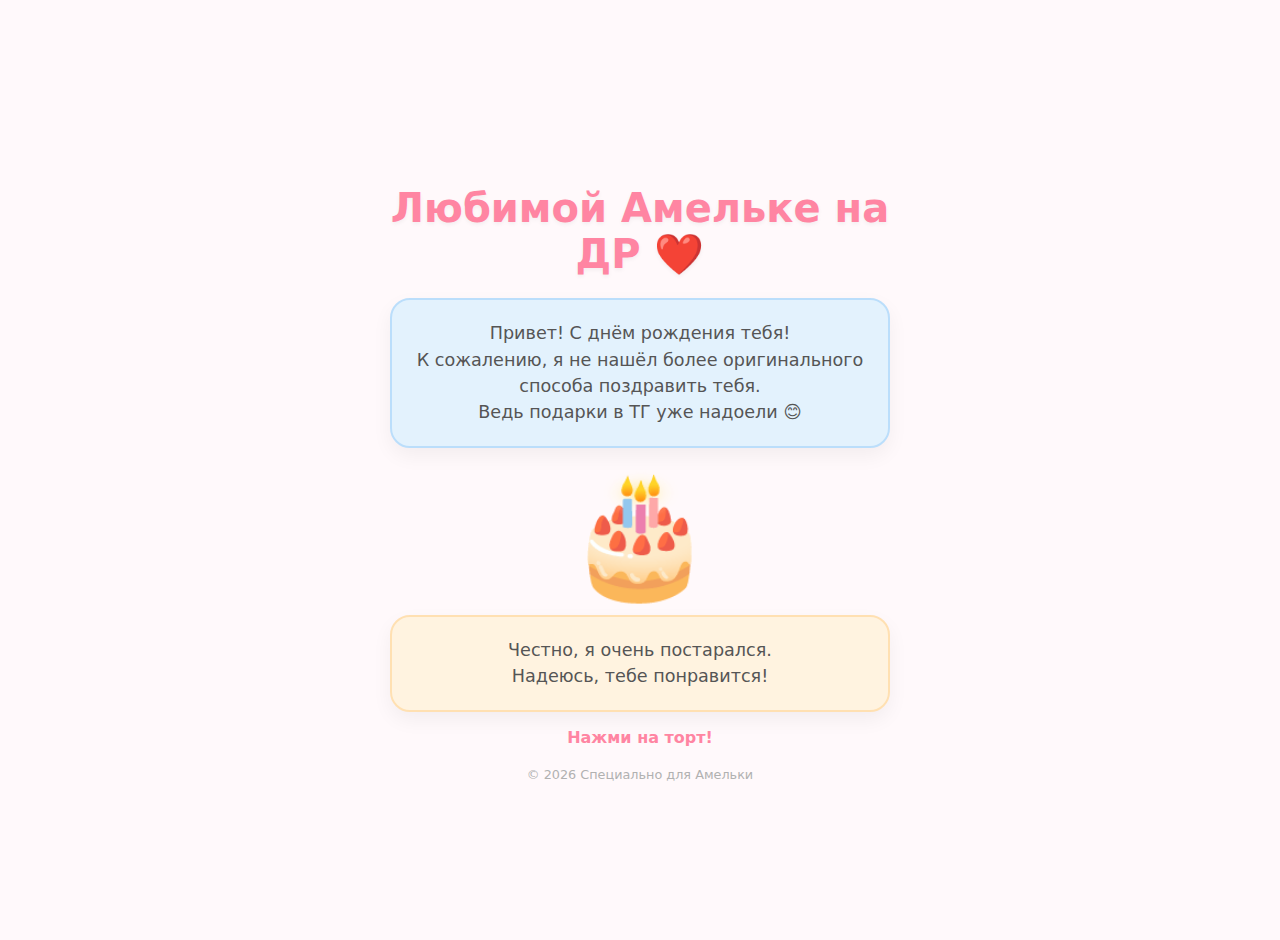
<file: index.html>
<!DOCTYPE html>
<html lang="ru">
<head>
  <meta charset="UTF-8" />
  <meta name="viewport" content="width=device-width, initial-scale=1.0, maximum-scale=1.0, user-scalable=no">
  <title>С Днём Рождения!</title>
  <style>
    /* ОСНОВНЫЕ СТИЛИ */
    body {
      font-family: -apple-system, system-ui, BlinkMacSystemFont, "Segoe UI", Roboto, sans-serif;
      background-color: #fff9fb;
      color: #4a4a4a;
      display: flex;
      justify-content: center;
      align-items: center;
      min-height: 100vh;
      margin: 0;
      padding: 20px;
      overflow: hidden; /* Чтобы не дергалось при анимации */
    }

    .container {
      max-width: 500px;
      width: 100%;
      text-align: center;
      position: relative;
      z-index: 2;
    }

    header h1 {
      color: #ff85a2;
      font-size: clamp(1.8rem, 8vw, 2.5rem);
      margin-bottom: 20px;
      text-shadow: 0 2px 4px rgba(0,0,0,0.05);
    }

    /* КАРТОЧКИ КАК В ОРИГИНАЛЕ */
    .card {
      padding: 20px;
      border-radius: 20px;
      box-shadow: 0 8px 20px rgba(0,0,0,0.05);
      margin-bottom: 15px;
      background: #fff;
    }
    
    .card-1 { background-color: #e3f2fd; border: 2px solid #bbdefb; }
    .card-4 { background-color: #fff3e0; border: 2px solid #ffe0b2; }

    .card p {
      font-size: 1.1rem;
      line-height: 1.5;
      margin: 0;
      color: #555;
    }

    /* ТОРТ-КНОПКА */
    .cake-btn {
      background: none;
      border: none;
      font-size: clamp(80px, 25vw, 120px);
      margin: 10px auto;
      display: block;
      cursor: pointer;
      user-select: none;
      -webkit-tap-highlight-color: transparent;
      outline: none;
      animation: bounce 2s infinite ease-in-out;
      will-change: transform;
    }

    @keyframes bounce {
      0%, 100% { transform: translateY(0); }
      50% { transform: translateY(-15px); }
    }

    .cake-btn:active {
      transform: scale(0.8);
    }

    /* ХОЛСТ ФЕЙЕРВЕРКА */
    #fireworkCanvas {
      position: fixed;
      top: 0;
      left: 0;
      width: 100%;
      height: 100%;
      pointer-events: none;
      z-index: 9999;
      display: none;
    }

    footer {
      margin-top: 20px;
      font-size: 0.8rem;
      color: #b1b1b1;
    }
  </style>
</head>
<body>

  <div class="container">
    <header>
      <h1>Любимой Амельке на ДР ❤️</h1>
    </header>

    <div class="card card-1">
      <p>Привет! С днём рождения тебя!<br>К сожалению, я не нашёл более оригинального способа поздравить тебя.<br>Ведь подарки в ТГ уже надоели 😊</p>
    </div>

    <button id="cake" class="cake-btn">🎂</button>

    <div class="card card-4">
      <p>Честно, я очень постарался.<br>Надеюсь, тебе понравится!</p>
    </div>

    <p style="color: #ff85a2; font-weight: bold;">Нажми на торт!</p>

    <footer>© 2026 Специально для Амельки</footer>
  </div>

  <canvas id="fireworkCanvas"></canvas>

  <script>
    const cake = document.getElementById('cake');
    const canvas = document.getElementById('fireworkCanvas');
    const ctx = canvas.getContext('2d');

    function resize() {
      canvas.width = window.innerWidth;
      canvas.height = window.innerHeight;
    }
    window.addEventListener('resize', resize);
    resize();

    let particles = [];
    let isLaunched = false;

    function createFirework() {
      const colors = ['#ff85a2', '#ffb74d', '#4fc3f7', '#81c784', '#e040fb'];
      for (let i = 0; i < 120; i++) {
        particles.push({
          x: canvas.width / 2,
          y: canvas.height / 2,
          vx: (Math.random() - 0.5) * 12,
          vy: (Math.random() - 0.5) * 12,
          color: colors[Math.floor(Math.random() * colors.length)],
          alpha: 1,
          size: Math.random() * 3 + 2
        });
      }
    }

    function animate() {
      ctx.clearRect(0, 0, canvas.width, canvas.height);
      
      particles.forEach((p, i) => {
        p.x += p.vx;
        p.y += p.vy;
        p.vy += 0.1; // Гравитация
        p.alpha -= 0.015;
        
        ctx.globalAlpha = p.alpha;
        ctx.fillStyle = p.color;
        ctx.beginPath();
        ctx.arc(p.x, p.y, p.size, 0, Math.PI * 2);
        ctx.fill();
        
        if (p.alpha <= 0) particles.splice(i, 1);
      });

      if (particles.length > 0) {
        requestAnimationFrame(animate);
      } else {
        // Переход на вторую страницу
        window.location.href = 'page2.html';
      }
    }

    function start(e) {
      if (isLaunched) return;
      isLaunched = true;
      
      // Чтобы iPhone не зумил и не дергался
      if (e.cancelable) e.preventDefault();
      
      canvas.style.display = 'block';
      createFirework();
      animate();
    }

    // Слушаем всё: и клики, и тапы
    cake.addEventListener('touchstart', start, {passive: false});
    cake.addEventListener('click', start);
  </script>
</body>
</html>
</file>
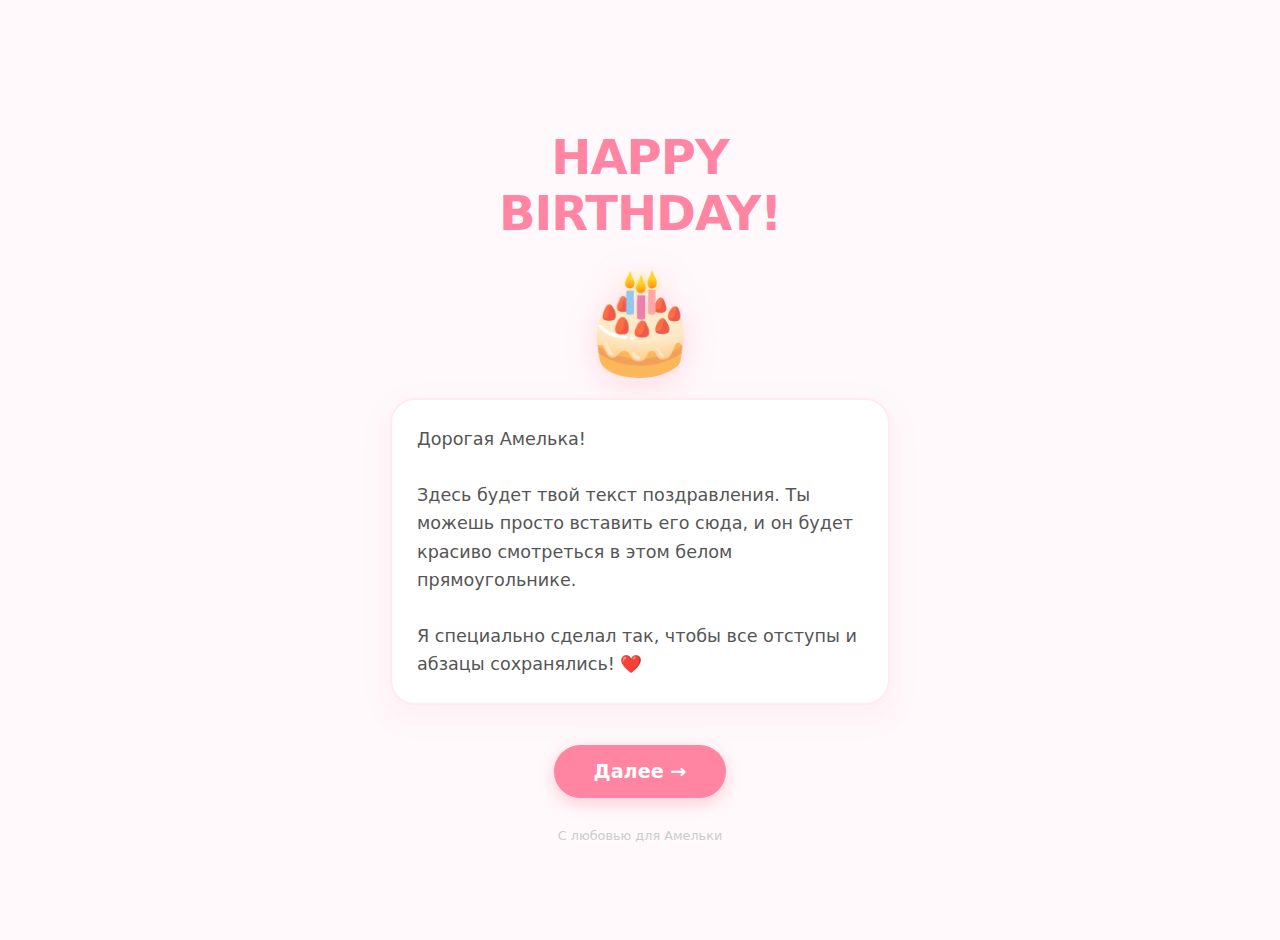
<file: page2.html>
<!DOCTYPE html>
<html lang="ru">
<head>
  <meta charset="UTF-8" />
  <meta name="viewport" content="width=device-width, initial-scale=1.0, maximum-scale=1.0, user-scalable=no">
  <title>Happy Birthday!</title>
  <style>
    body {
      font-family: -apple-system, system-ui, BlinkMacSystemFont, "Segoe UI", Roboto, sans-serif;
      background-color: #fff9fb;
      color: #4a4a4a;
      display: flex;
      justify-content: center;
      align-items: center;
      min-height: 100vh;
      margin: 0;
      padding: 20px;
      overflow-x: hidden;
    }

    .container {
      max-width: 500px;
      width: 100%;
      text-align: center;
      animation: fadeIn 1.2s ease-out; /* Плавное появление всей страницы */
    }

    @keyframes fadeIn {
      from { opacity: 0; transform: translateY(10px); }
      to { opacity: 1; transform: translateY(0); }
    }

    header h1 {
      color: #ff85a2;
      font-size: clamp(2rem, 10vw, 3rem);
      margin-bottom: 10px;
      font-weight: 900;
      letter-spacing: -1px;
    }

    /* ТОРТИК */
    .cake-icon {
      font-size: clamp(70px, 20vw, 100px);
      display: block;
      margin: 20px auto;
      animation: floating 3s infinite ease-in-out;
      filter: drop-shadow(0 5px 15px rgba(255, 133, 162, 0.3));
    }

    @keyframes floating {
      0%, 100% { transform: translateY(0) rotate(0deg); }
      50% { transform: translateY(-15px) rotate(5deg); }
    }

    /* ПРЯМОУГОЛЬНИК ДЛЯ ТВОЕГО ТЕКСТА */
    .message-box {
      background: white;
      padding: 25px;
      border-radius: 25px;
      box-shadow: 0 10px 30px rgba(255, 133, 162, 0.1);
      border: 2px solid #ffebf0;
      margin: 20px 0;
      text-align: left; /* Текст поздравления обычно лучше смотрится слева */
      line-height: 1.6;
      position: relative;
    }

    .message-box p {
      font-size: 1.1rem;
      color: #555;
      margin: 0;
      white-space: pre-wrap; /* Чтобы сохранялись твои переносы строк */
    }

    /* КНОПКА ДАЛЕЕ */
    .next-btn {
      background: #ff85a2;
      color: white;
      border: none;
      padding: 15px 40px;
      font-size: 1.2rem;
      font-weight: bold;
      border-radius: 50px;
      cursor: pointer;
      box-shadow: 0 5px 15px rgba(255, 133, 162, 0.4);
      transition: all 0.3s ease;
      text-decoration: none;
      display: inline-block;
      margin-top: 20px;
      -webkit-tap-highlight-color: transparent;
    }

    .next-btn:active {
      transform: scale(0.95);
      background: #ff6b8d;
    }

    footer {
      margin-top: 30px;
      font-size: 0.8rem;
      color: #ccc;
    }
  </style>
</head>
<body>

  <div class="container">
    <header>
      <h1>HAPPY<br>BIRTHDAY!</h1>
    </header>

    <div class="cake-icon">🎂</div>

    <div class="message-box">
      <!-- ТВОЙ ТЕКСТ ПИШИ ТУТ -->
      <p>Дорогая Амелька!
          
Здесь будет твой текст поздравления. Ты можешь просто вставить его сюда, и он будет красиво смотреться в этом белом прямоугольнике. 
          
Я специально сделал так, чтобы все отступы и абзацы сохранялись! ❤️</p>
    </div>

    <!-- Замени page3.html на имя следующего файла, если он будет -->
    <a href="page3.html" class="next-btn">Далее →</a>

    <footer>С любовью для Амельки</footer>
  </div>

</body>
</html>
</file>
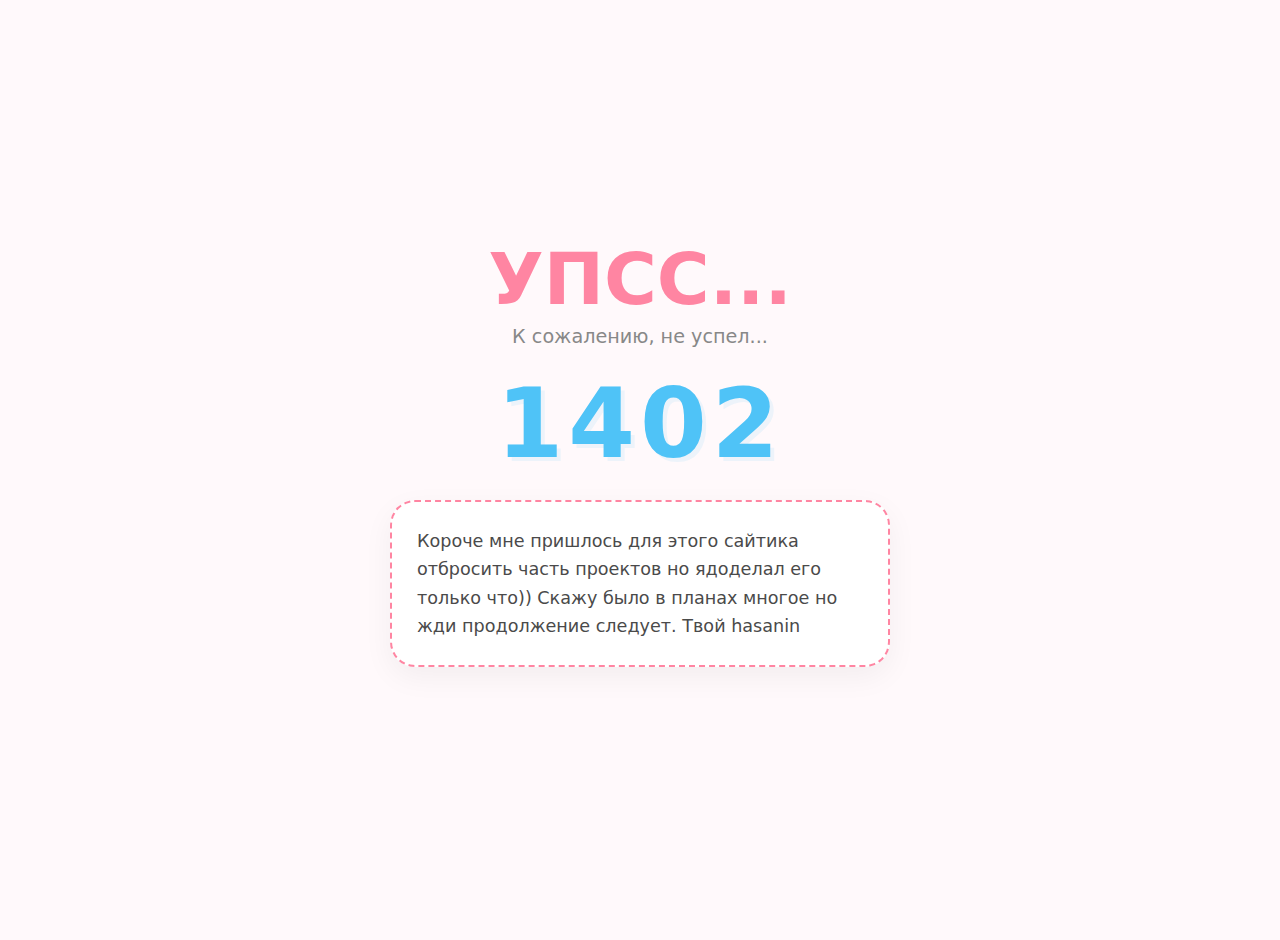
<file: page3.html>
<!DOCTYPE html>
<html lang="ru">
<head>
  <meta charset="UTF-8" />
  <meta name="viewport" content="width=device-width, initial-scale=1.0, maximum-scale=1.0, user-scalable=no">
  <title>Упсс...</title>
  <style>
    body {
      font-family: -apple-system, system-ui, BlinkMacSystemFont, "Segoe UI", Roboto, sans-serif;
      background-color: #fff9fb;
      color: #4a4a4a;
      display: flex;
      justify-content: center;
      align-items: center;
      min-height: 100vh;
      margin: 0;
      padding: 20px;
    }

    .container {
      max-width: 500px;
      width: 100%;
      text-align: center;
      animation: fadeIn 0.8s ease-out;
    }

    @keyframes fadeIn {
      from { opacity: 0; }
      to { opacity: 1; }
    }

    /* КРУПНЫЙ ЗАГОЛОВОК */
    .ups-title {
      color: #ff85a2;
      font-size: clamp(3rem, 15vw, 4.5rem);
      font-weight: 900;
      margin: 0;
      line-height: 1;
    }

    .sub-title {
      font-size: 1.2rem;
      color: #888;
      margin-top: 10px;
    }

    /* ЦИФРЫ 1402 */
    .numbers {
      font-size: clamp(4rem, 20vw, 6rem);
      font-weight: 900;
      color: #4fc3f7; /* Голубой акцент, чтобы выделялось */
      margin: 20px 0;
      letter-spacing: 5px;
      text-shadow: 4px 4px 0px rgba(79, 195, 247, 0.1);
    }

    /* ПРЯМОУГОЛЬНИК ДЛЯ ТЕКСТА */
    .text-box {
      background: white;
      padding: 25px;
      border-radius: 25px;
      box-shadow: 0 10px 30px rgba(0, 0, 0, 0.05);
      border: 2px dashed #ff85a2; /* Пунктирная рамка для стиля */
      margin-bottom: 30px;
      text-align: left;
    }

    .text-box p {
      font-size: 1.1rem;
      line-height: 1.6;
      margin: 0;
      white-space: pre-wrap;
    }

    .final-btn {
      background: #4a4a4a; /* Темная кнопка для контраста */
      color: white;
      border: none;
      padding: 15px 45px;
      font-size: 1.1rem;
      border-radius: 50px;
      text-decoration: none;
      display: inline-block;
      transition: transform 0.2s;
    }

    .final-btn:active {
      transform: scale(0.9);
    }
  </style>
</head>
<body>

  <div class="container">
    <h1 class="ups-title">УПСС...</h1>
    <p class="sub-title">К сожалению, не успел...</p>

    <div class="numbers">1402</div>

    <div class="text-box">
      <!-- ТВОЙ ТЕКСТ ТУТ -->
      <p>Короче мне пришлось для этого сайтика отбросить часть проектов но ядоделал его только что)) Скажу было в планах многое но жди продолжение следует. Твой hasanin</p>
    </div>


  </div>

</body>
</html>
</file>
